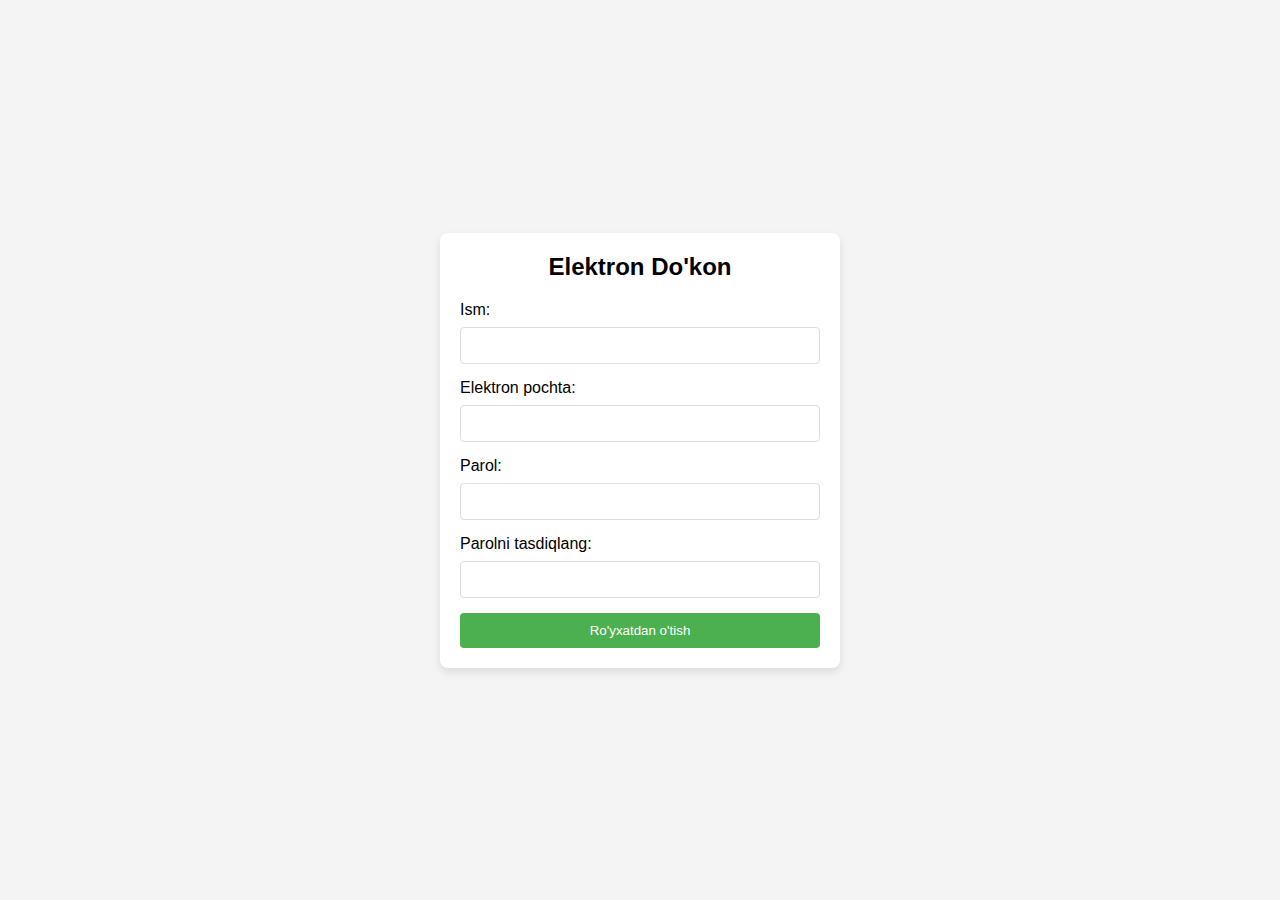
<file: elekreg.html>
<!DOCTYPE html>
<html lang="en">
<head>
  <meta charset="UTF-8">
  <meta name="viewport" content="width=device-width, initial-scale=1.0">
  <title>Registratsiya Formasi</title>
  <link rel="stylesheet" href="elekreg.css">
</head>
<body>
  <div class="container">
    <h2>Elektron Do'kon</h2>
    <form action="" method="post">
      <label for="name">Ism:</label>
      <input type="text" id="name" name="name" required>

      <label for="email">Elektron pochta:</label>
      <input type="email" id="email" name="email" required>

      <label for="password">Parol:</label>
      <input type="password" id="password" name="password" required>

      <label for="confirm-password">Parolni tasdiqlang:</label>
      <input type="password" id="confirm-password" name="confirm-password" required>

      <button type="submit">Ro'yxatdan o'tish</button>
    </form>
  </div>
</body>
</html>
</file>
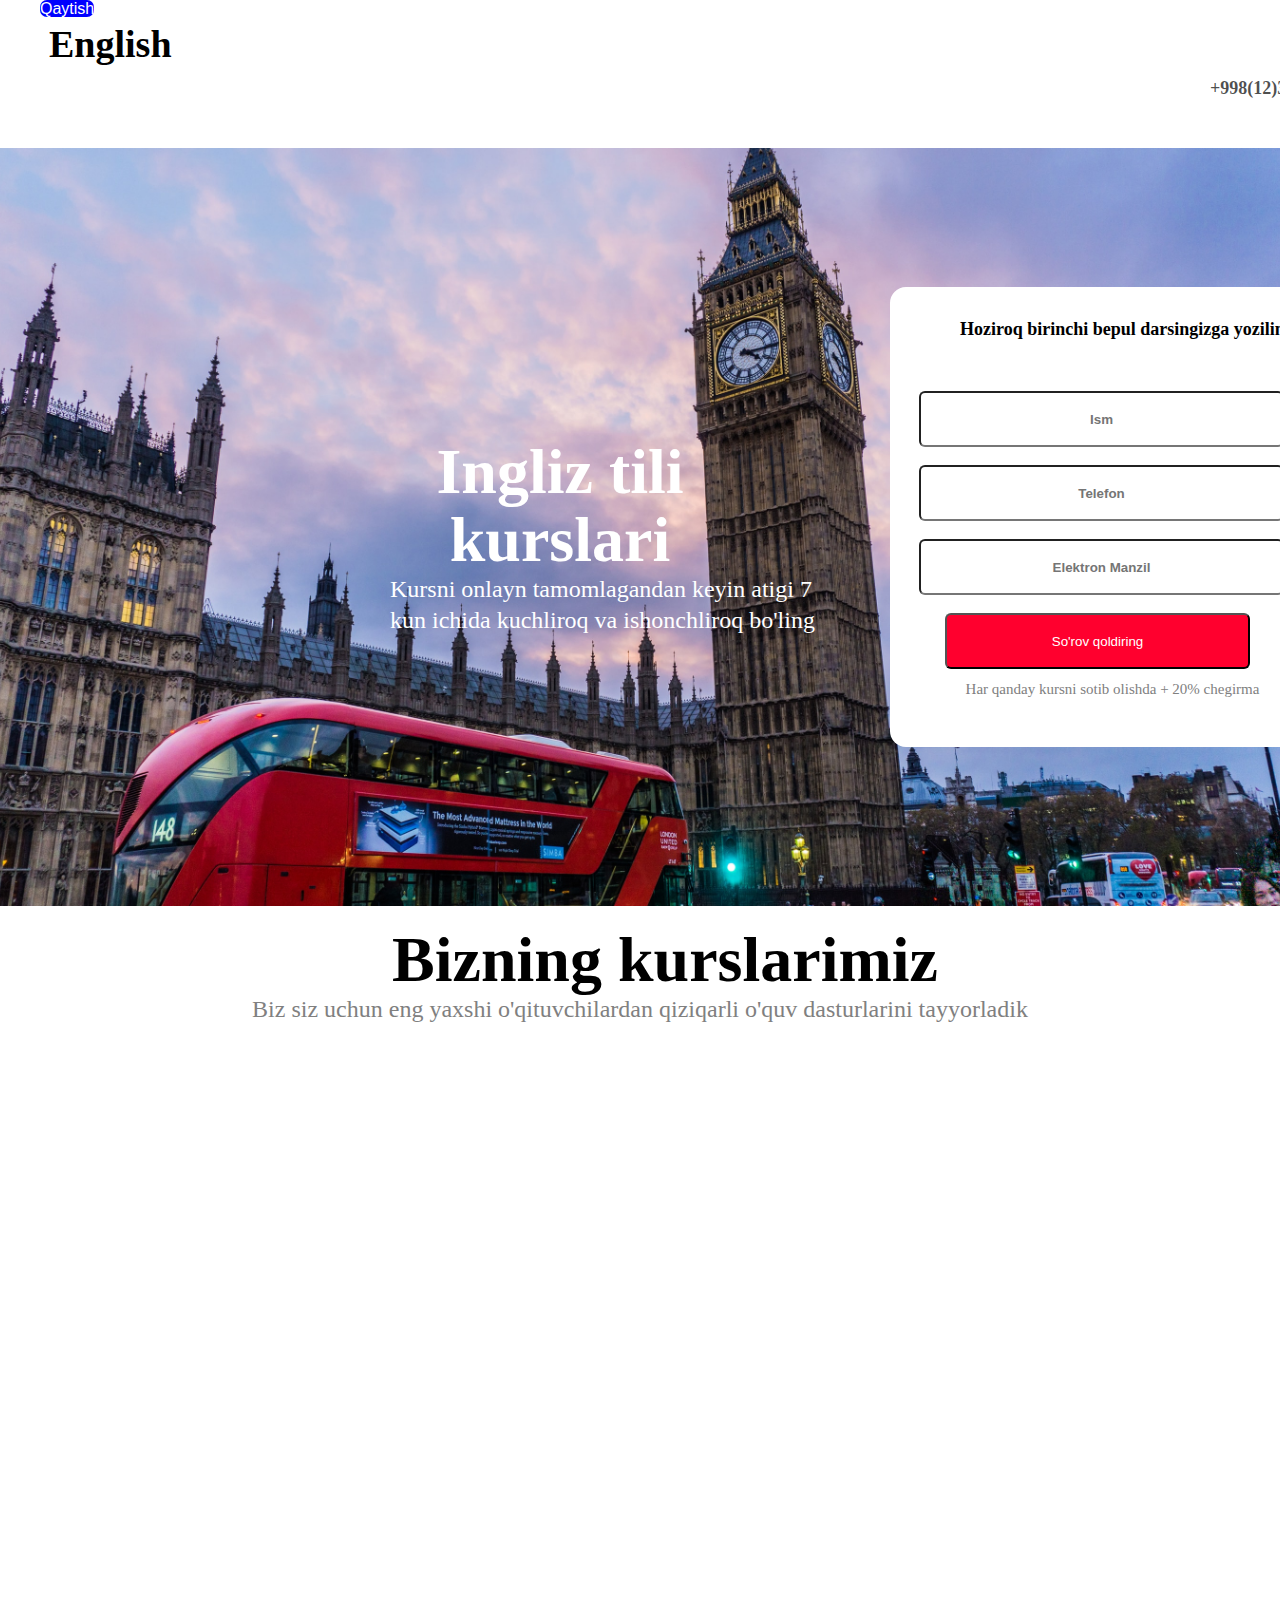
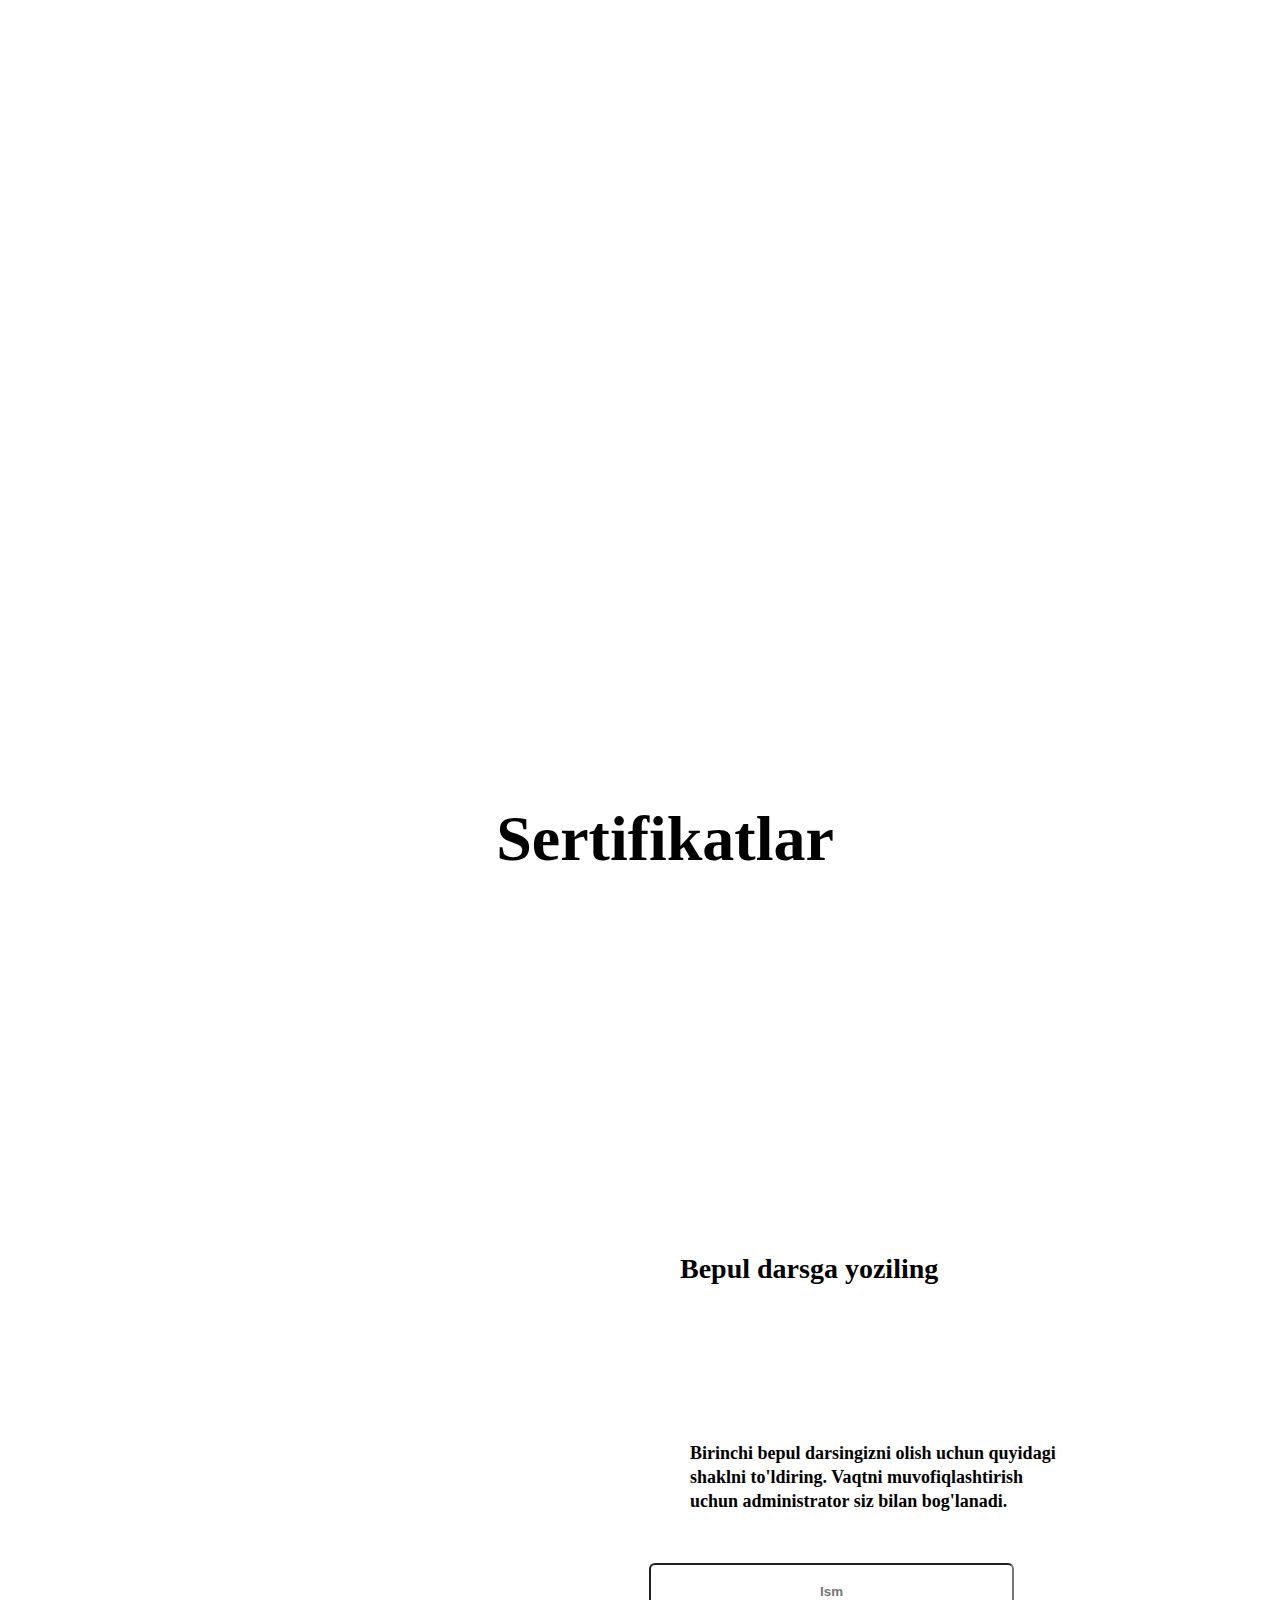
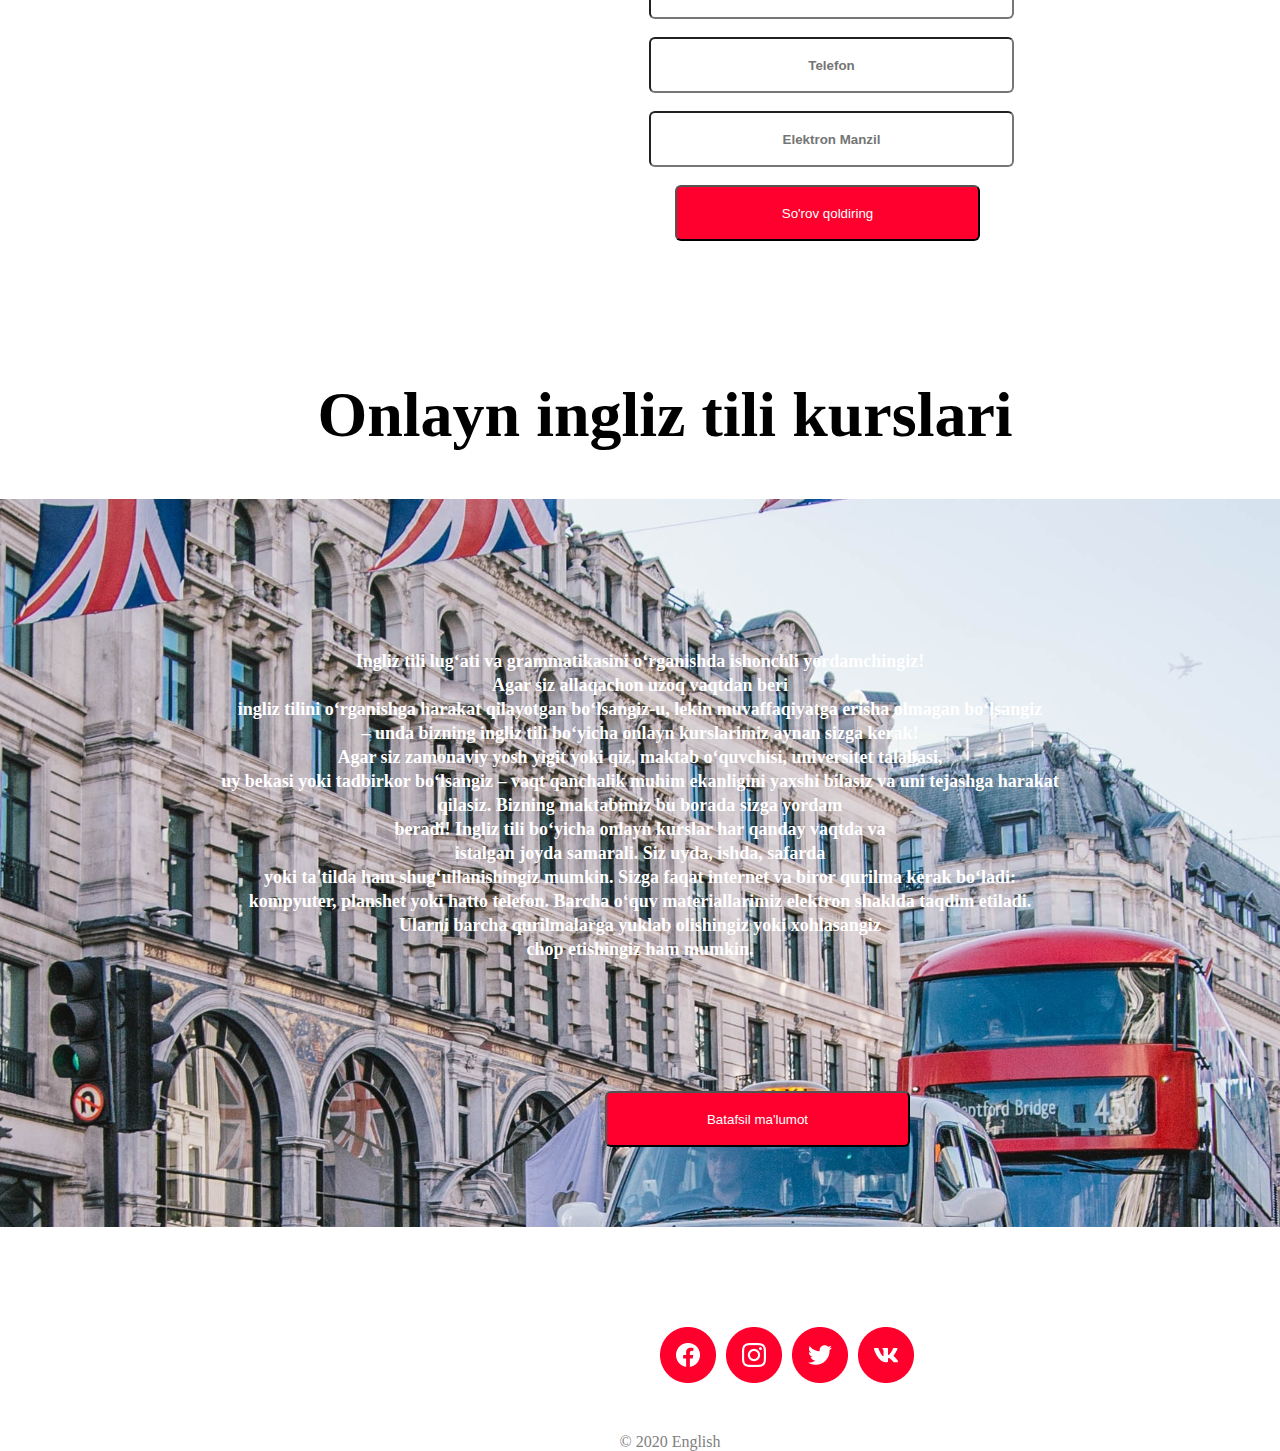
<file: english.html>
<!DOCTYPE html>
<html lang="en">
<head>
    <meta charset="UTF-8">
    <meta name="viewport" content="width=device-width, initial-scale=1.0">
    <title>English</title>
    <link rel="stylesheet" href="english.css">
    <link href="https://unpkg.com/aos@2.3.1/dist/aos.css" rel="stylesheet">
    <script src="https://unpkg.com/aos@2.3.1/dist/aos.js"></script>
</head>
<body>
   <div class="href"><a href="index.html">Qaytish</a></div> 
    <header>
        <div class="container">
        <P class="mavzu">English</P>
        <p class="number">Aloqa Uchun: <br>
            <span>+998(12)345-67-89</span>
        </p>
        <nav>
           <p class="text1">Ingliz tili kurslari</p>
           <p class="text2">Kursni onlayn tamomlagandan keyin atigi 7 kun ichida kuchliroq va ishonchliroq bo'ling</p>
        <div class="input1">
            <p class="text3">Hoziroq birinchi bepul darsingizga yoziling</p>
            <input type="text" placeholder="Ism"><br>
            <input type="text" placeholder="Telefon"><br>
            <input type="text" placeholder="Elektron Manzil"><br>
           <button>So'rov qoldiring</button>
            <p class="text4">Har qanday kursni sotib olishda + 20% chegirma</p>
        </div>
        </nav>
      </div>
    </header>
    <main>
        <h2>Bizning kurslarimiz</h2>
        <p class="text5">Biz siz uchun eng yaxshi o'qituvchilardan qiziqarli o'quv dasturlarini tayyorladik</p>
        <img data-aos="zoom-out-left" class="oquv" src="Frame 36.png" alt="">
        <img data-aos="zoom-in-left" class="des" src="Desktop.png" alt="">
        <h2>Sertifikatlar</h2>
        <img  data-aos="fade-down-right" class="ser" src="Frame 9.png" alt="">
        <div class="input2">
        <div class="text6">
            Bepul darsga yoziling
        </div>
        <div class="input1">
            <div class="text3">Birinchi bepul darsingizni olish uchun quyidagi shaklni to'ldiring. Vaqtni muvofiqlashtirish uchun administrator siz bilan bog'lanadi.</div>
    
        <input type="text" placeholder="Ism"><br>
        <input type="text" placeholder="Telefon"><br>
        <input type="text" placeholder="Elektron Manzil"><br>
       <button>So'rov qoldiring</button>
       </div>
    </div>
    </main>
    <h2>Onlayn ingliz tili kurslari</h2>
    <section>
<p class="text7">Ingliz tili lug‘ati va grammatikasini o‘rganishda ishonchli yordamchingiz! <br> Agar siz allaqachon uzoq vaqtdan beri<br> ingliz tilini o‘rganishga harakat qilayotgan bo‘lsangiz-u, lekin muvaffaqiyatga erisha olmagan bo‘lsangiz <br> – unda bizning ingliz tili bo‘yicha onlayn kurslarimiz aynan sizga kerak!<br>
    Agar siz zamonaviy yosh yigit yoki qiz, maktab o‘quvchisi, universitet talabasi,<br> uy bekasi yoki tadbirkor bo‘lsangiz – vaqt qanchalik muhim ekanligini yaxshi bilasiz va uni tejashga harakat <br>qilasiz. Bizning maktabimiz bu borada sizga yordam<br> beradi! Ingliz tili bo‘yicha onlayn kurslar har qanday vaqtda va<br> istalgan joyda samarali. Siz uyda, ishda, safarda<br> yoki ta'tilda ham shug‘ullanishingiz mumkin. Sizga faqat internet va biror qurilma kerak bo‘ladi:<br> kompyuter, planshet yoki hatto telefon.   
    Barcha o‘quv materiallarimiz elektron shaklda taqdim etiladi. <br>Ularni barcha qurilmalarga yuklab olishingiz yoki xohlasangiz <br>chop etishingiz ham mumkin. </p>
   <button class="button">Batafsil ma'lumot</button>
</section>
<footer>
    <img src="Light.png" alt="">
    <p class="text8">© 2020 English</p>
</footer>
</body>
<script>
    AOS.init();
  </script>
</html>
</file>
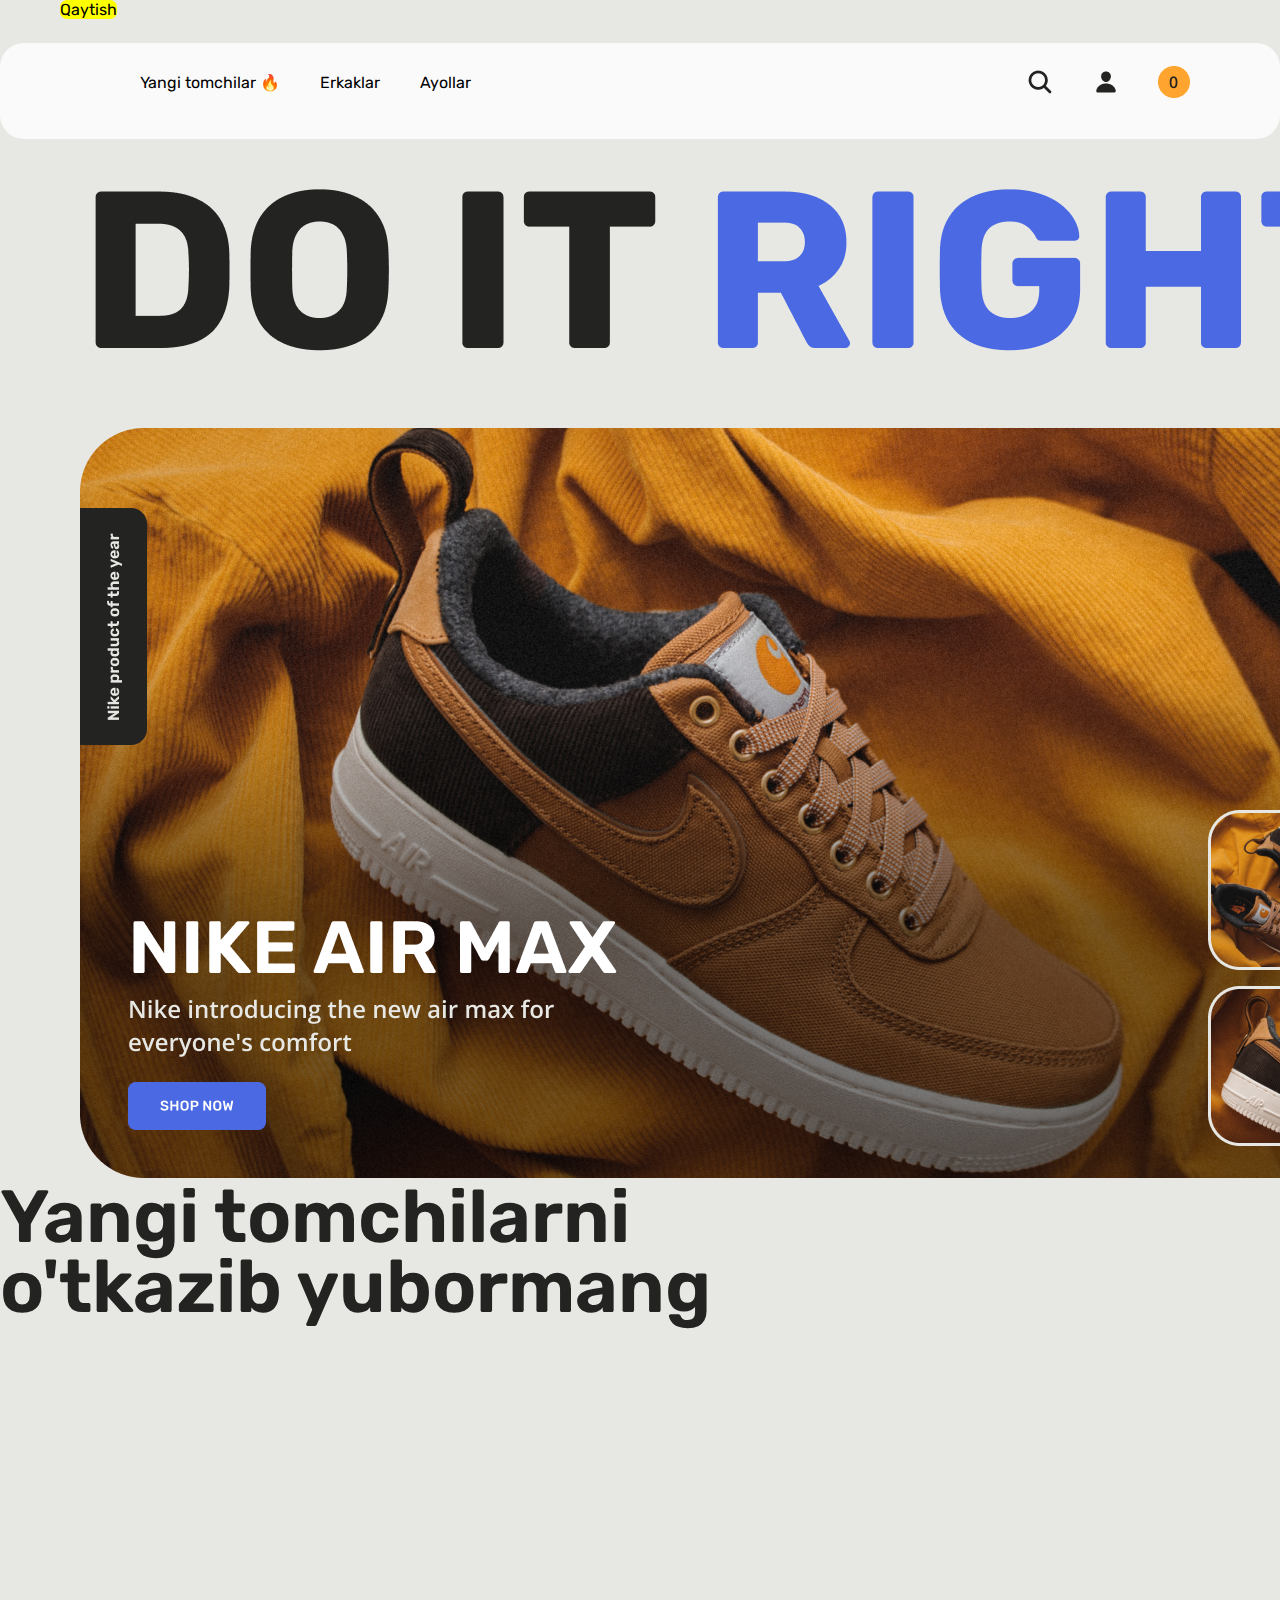
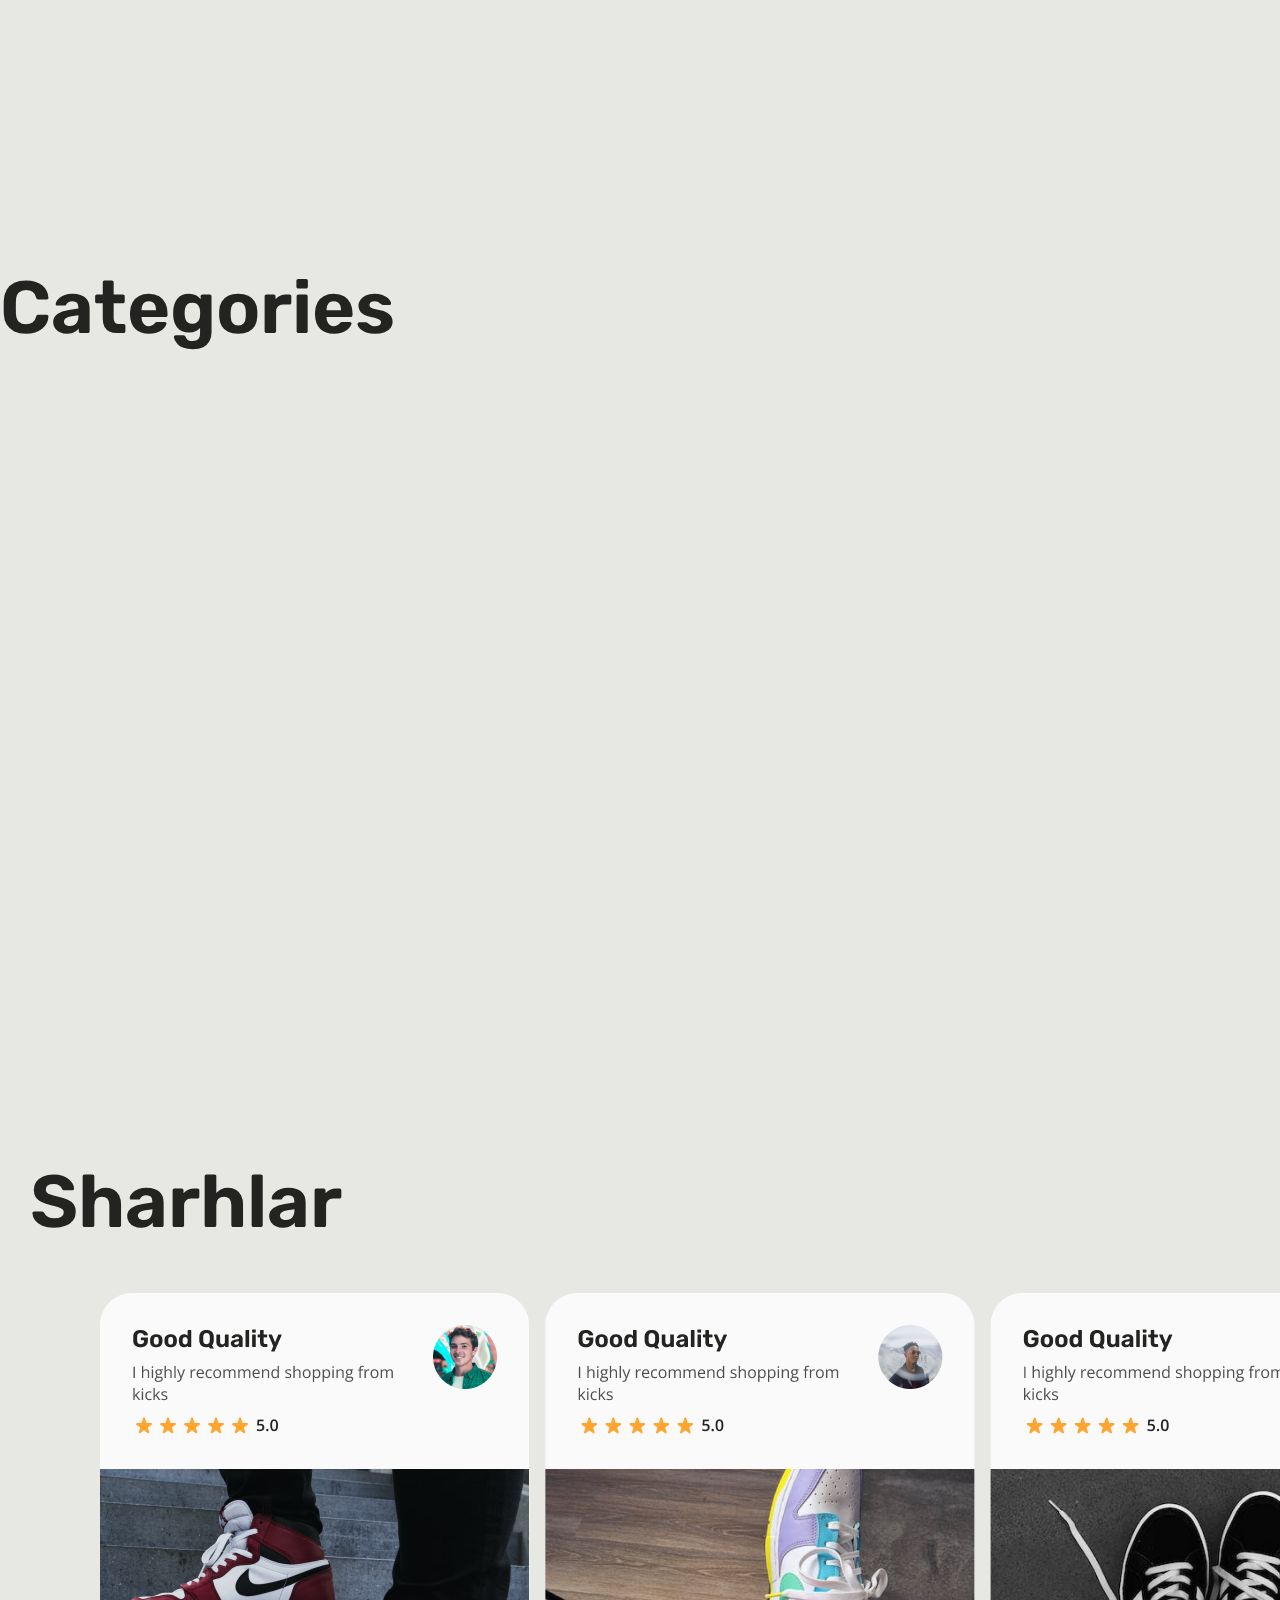
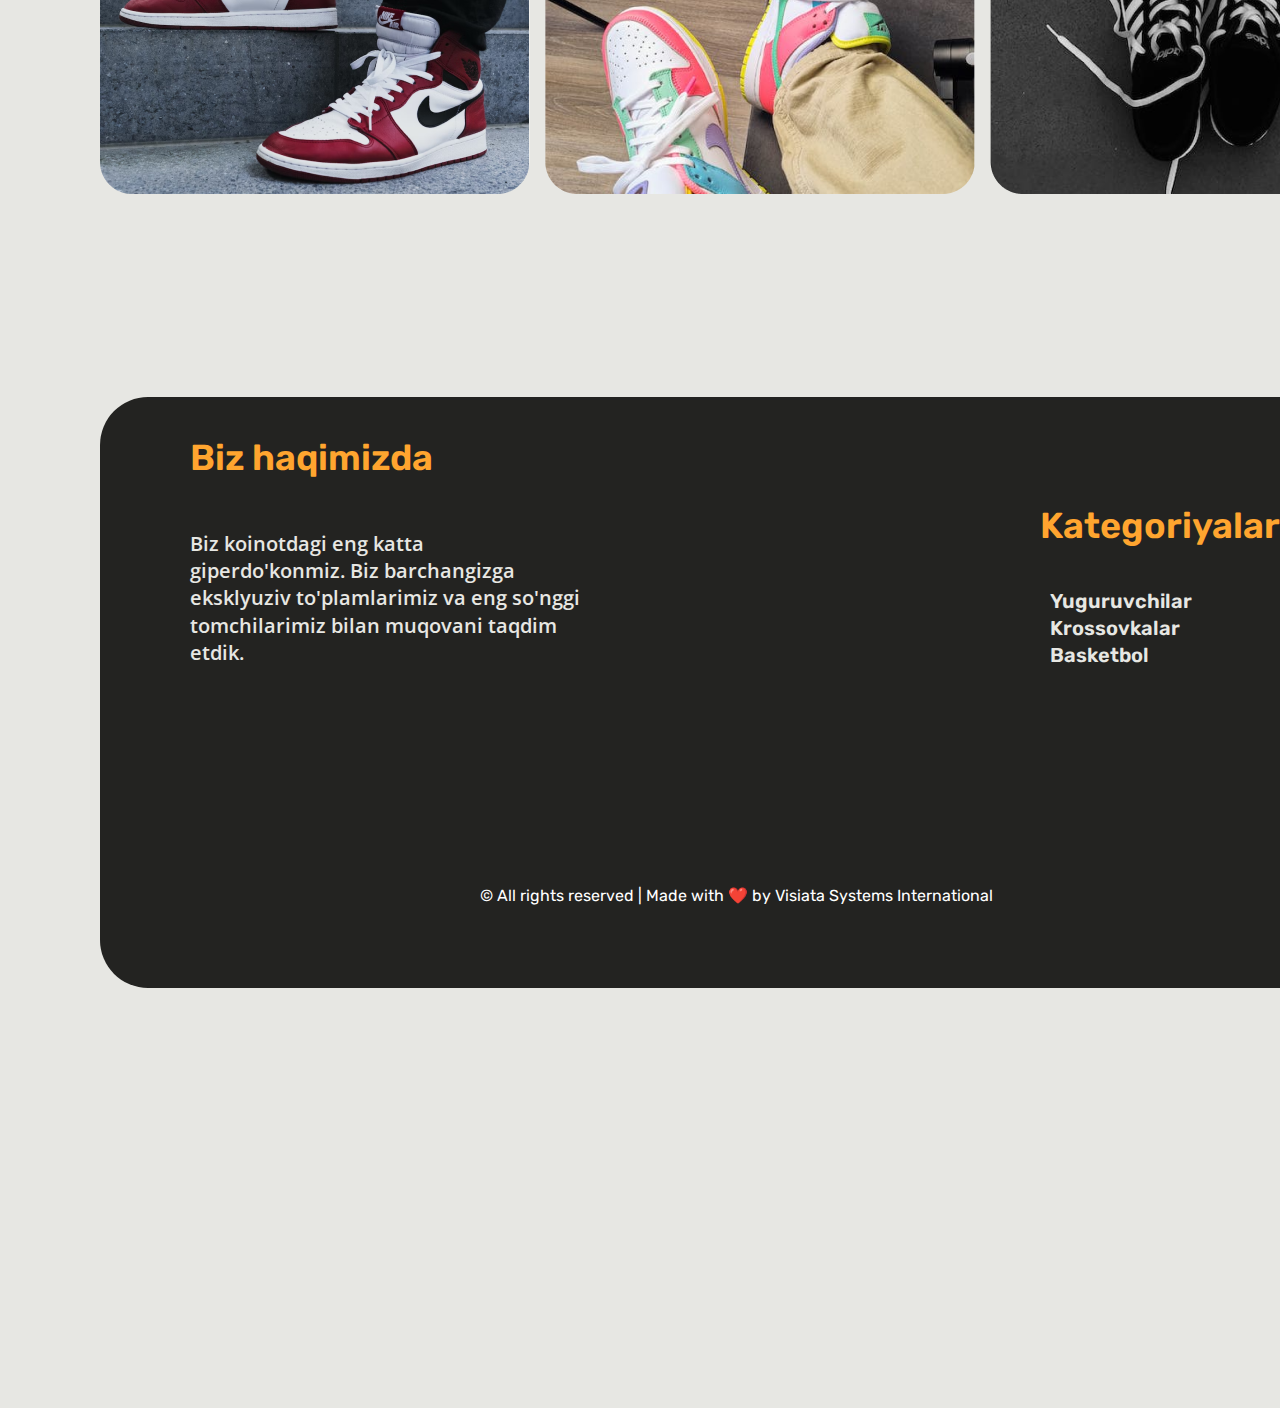
<file: kiyim.html>
<!DOCTYPE html>
<html lang="en">
<head>
    <meta charset="UTF-8">
    <meta name="viewport" content="width=device-width, initial-scale=1.0">
    <title>Document</title>
    <link rel="stylesheet" href="kiyim.css">
    <link rel="preconnect" href="https://fonts.googleapis.com">
<link rel="preconnect" href="https://fonts.gstatic.com" crossorigin>
<link href="https://unpkg.com/aos@2.3.1/dist/aos.css" rel="stylesheet">
<script src="https://unpkg.com/aos@2.3.1/dist/aos.js"></script>
<link href="https://fonts.googleapis.com/css2?family=Funnel+Display:wght@300..800&family=Inter:ital,opsz,wght@0,14..32,100..900;1,14..32,100..900&family=Itim&family=Josefin+Sans:ital,wght@0,100..700;1,100..700&family=Open+Sans:ital,wght@0,300..800;1,300..800&family=Parkinsans:wght@300..800&family=Poppins:ital,wght@0,100;0,200;0,300;0,400;0,500;0,600;0,700;0,800;0,900;1,100;1,200;1,300;1,400;1,500;1,600;1,700;1,800;1,900&family=Roboto:ital,wght@0,100;0,300;0,400;0,500;0,700;0,900;1,100;1,300;1,400;1,500;1,700;1,900&family=Rubik:ital,wght@0,300..900;1,300..900&display=swap" rel="stylesheet">
<link href="https://unpkg.com/aos@2.3.1/dist/aos.css" rel="stylesheet">
</head>
<body>
    <div class="href"><a href="index.html">Qaytish</a></div>
    <header>
        <div class="container">
        <nav>
            <ul class="yangi">
                <li>Yangi tomchilar 🔥</li>
                <li>Erkaklar</li>
                <li>Ayollar</li>
            </ul>
           
            <ul class="pic">
                <li>
                    <a href=""><img src="Search.png" alt=""></a></li>
                <li>
                    <a href="2 qism/index.html"><img src="User.png" alt=""></a></li>
                <li>
                    <a href="3 qism/text.html"><img src="Frame 2.png" alt=""></a></li>
            </ul>
        </nav>
            <img class="img1" src="Frame 12.png" alt="img">
    </div>
 </header>
 <main>
    <p class="drop1">Yangi tomchilarni o'tkazib yubormang</p>
    <div class="block" data-aos="fade-up"
    data-aos-anchor-placement="bottom-bottom">
      
        <div class="box" >
            <img src="Rectangle 5.png" alt="">
            <p class="nomi">ADIDAS 4DFWD X PARLEY YUG'IQ OYTIBOR</p>
            <a href="qism.html"><p class="pul"><span class="spantwo">Mahsulotni ko'rish -  </span> <span class="spanone"> $125</span></p></a>
        </div>
        <div class="box">
            <img src="Rectangle 5 (1).png" alt="">
            <p class="nomi">ADIDAS 4DFWD X PARLEY RUNNING SHOES</p>
            <a href="qism2.html"><p class="pul"><span class="spantwo">Mahsulotni ko'rish -  </span> <span class="spanone"> $105</span></p></a>
        </div>
        <div class="box">
            <img src="Rectangle 5 (2).png" alt="">
            <p class="nomi">ADIDAS 4DFWD X PARLEY YUG'IQ OYTIBOR</p>
            <a href="qism3.html">  <p class="pul"><span class="spantwo">Mahsulotni ko'rish -  </span> <span class="spanone"> $205</span></p></a>
        </div>
        <div class="box">
           
            <img src="Rectangle 5 (3).png" alt="">
            <p class="nomi">ADIDAS 4DFWD X PARLEY YUG'IQ OYTIBOR</p>
            <a href="qism4.html"><p class="pul"><span class="spantwo">Mahsulotni ko'rish - </span> <span class="spanone"> $150</span></p></a>
        </div>
    </div>
    
 </main>
 <section>
    <h2 class="drop2">Categories</h2>
    <div class="imges" data-aos="fade-zoom-in"
    data-aos-easing="ease-in-back"
    data-aos-delay="300"
    data-aos-offset="0">
    <img src="image 31.png" alt="">
    <p class="text1">Hayot tarzi <br>
        Oyoq kiyimlari</p>
        <img class="style" src="style_layer.png" alt="">
</div>
<div class="imges1" data-aos="fade-zoom-in"
data-aos-easing="ease-in-back"
data-aos-delay="300"
data-aos-offset="0">
    <img class="image1" src="image_31__1_-removebg-preview.png" alt="">
    <p class="text1">Basketbol<br>
        Oyoq kiyimlari
    </p>
        <img class="style" src="style_layer.png" alt="">
</div>
<img class="image2" src="Frame 1448 (1).png" alt="">
<h2 class="drop">Sharhlar</h2>
<div class="footer">
    <p class="drop4">Biz haqimizda</p>
    <p class="text3">Biz koinotdagi eng katta giperdo'konmiz. Biz barchangizga eksklyuziv to'plamlarimiz va eng so'nggi tomchilarimiz bilan muqovani taqdim etdik.</p>
<p class="made">© All rights reserved | Made with ❤️ by Visiata Systems International</p>
<p class="drop5">Kategoriyalar</p>
<ul class="snikers">
    
    <li>Yuguruvchilar</li>
    <li>Krossovkalar</li>
    <li>Basketbol</li>
</ul>
</div>
 </section>
 
</body>
<script>
    AOS.init();
  </script>
</html>
</file>
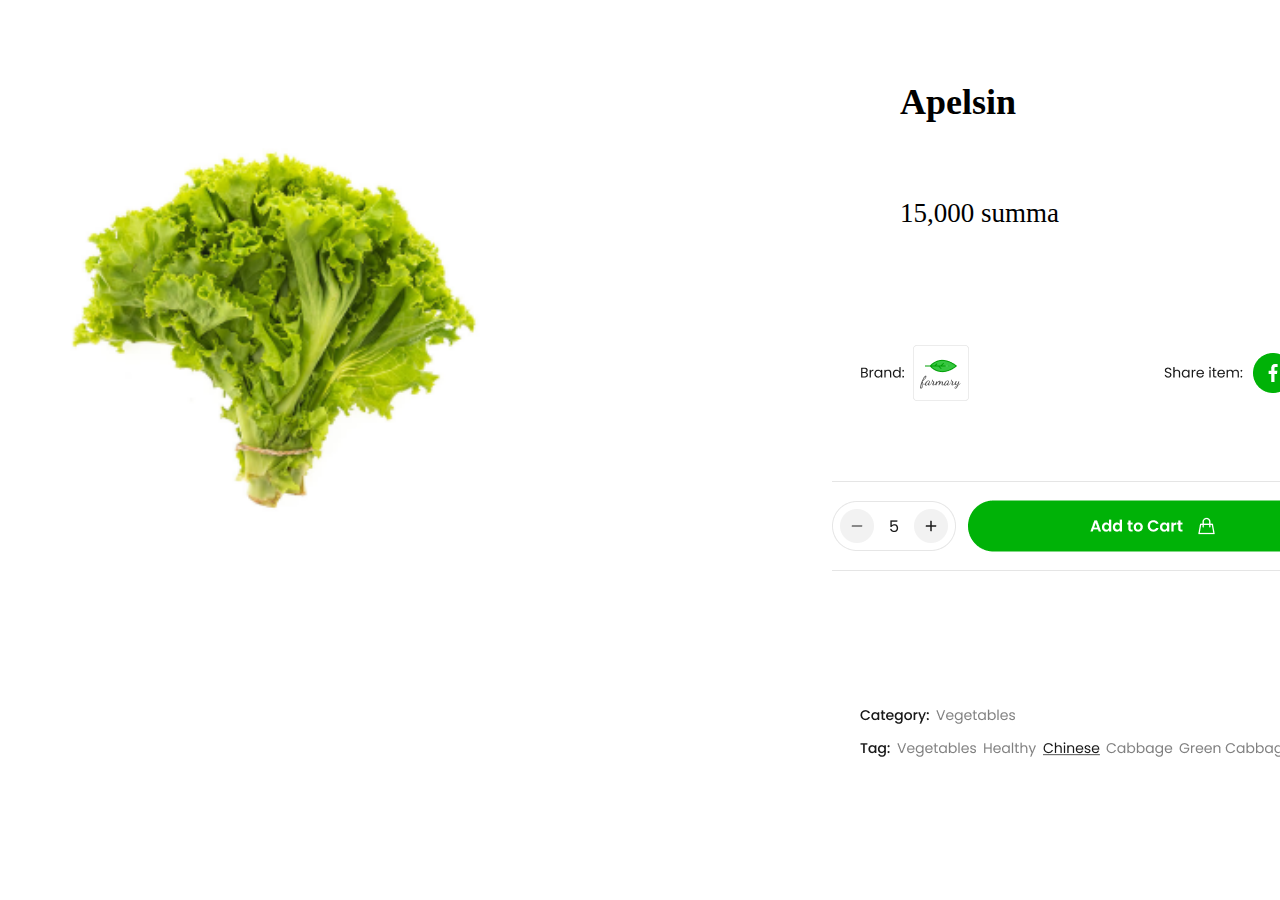
<file: mahsulot.html>
<!DOCTYPE html>
<html lang="en">
<head>
    <meta charset="UTF-8">
    <meta name="viewport" content="width=device-width, initial-scale=1.0">
    <title>Document</title>
    <link rel="stylesheet" href="mahsulot.css">
</head>
<body>
    <div class="container">
        <img class="logo" src="Image (1).png" alt="" width="450px">
        <p class="nomi">Apelsin</p>
        <p class="narxi">15,000 summa</p>
        <img class="brand" src="Frame 222.png" alt="">
        <img src="CTA.png" alt="" class="cta">
        <img src="Small Details.png" alt="" class="cate">
        
    </div>
</body>
</html>
</file>
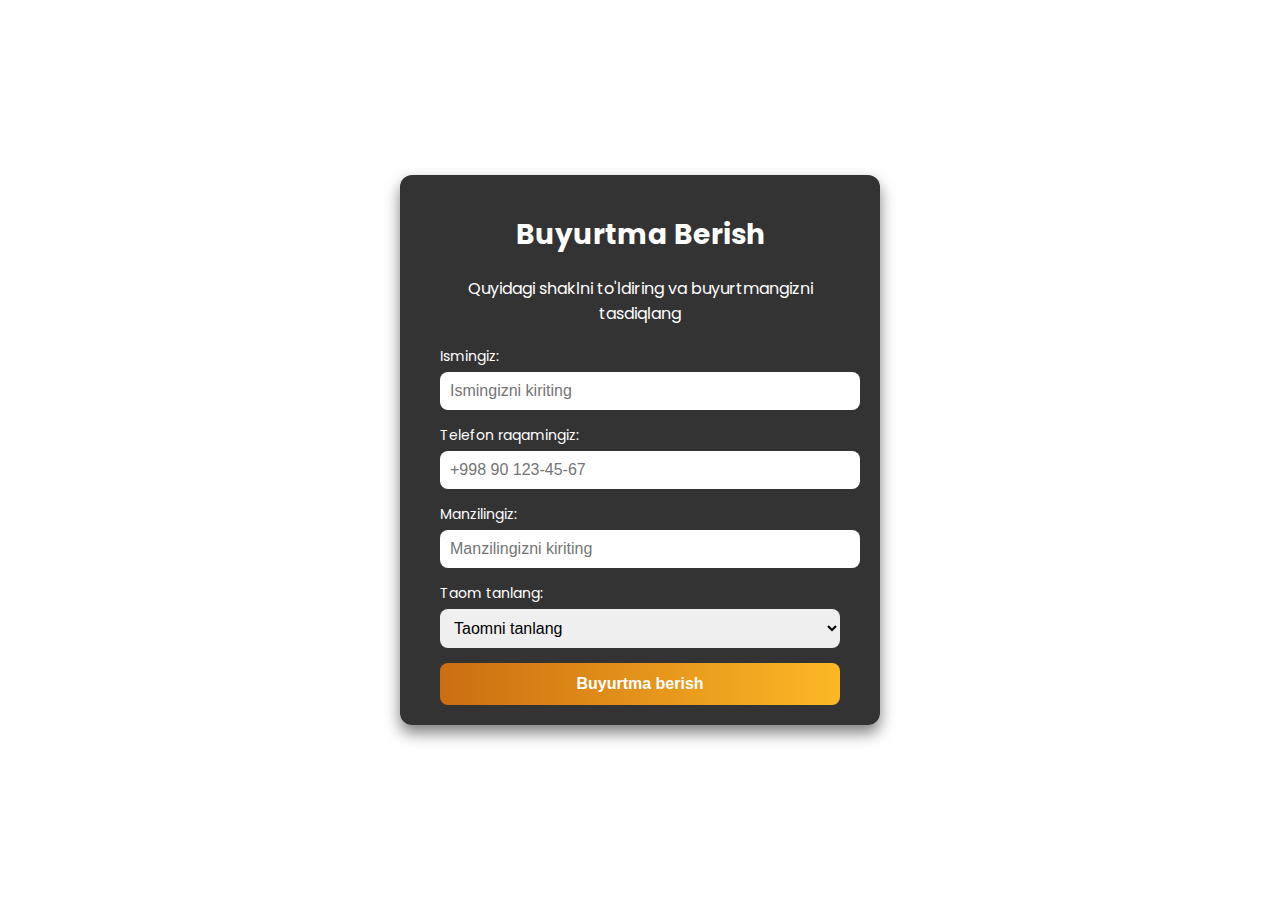
<file: oreder.html>
<!DOCTYPE html>
<html lang="en">
<head>
  <meta charset="UTF-8">
  <meta name="viewport" content="width=device-width, initial-scale=1.0">
  <title>Buyurtma Berish</title>
  <link rel="stylesheet" href="">
  <link href="https://fonts.googleapis.com/css2?family=Poppins:wght@400;500;700&display=swap" rel="stylesheet">
</head>
<body>
  <div class="order-container">
    <h1>Buyurtma Berish</h1>
    <p>Quyidagi shaklni to'ldiring va buyurtmangizni tasdiqlang</p>
    <form>
      <div class="form-group">
        <label for="name">Ismingiz:</label>
        <input type="text" id="name" name="name" placeholder="Ismingizni kiriting" required>
      </div>
      <div class="form-group">
        <label for="phone">Telefon raqamingiz:</label>
        <input type="tel" id="phone" name="phone" placeholder="+998 90 123-45-67" required>
      </div>
      <div class="form-group">
        <label for="address">Manzilingiz:</label>
        <input type="text" id="address" name="address" placeholder="Manzilingizni kiriting" required>
      </div>
      <div class="form-group">
        <label for="food">Taom tanlang:</label>
        <select id="food" name="food" required>
          <option value="" disabled selected>Taomni tanlang</option>
          <option value="salad">Salat</option>
          <option value="pizza">Pizza</option>
          <option value="soup">Sho'rva</option>
          <option value="dessert">Desert</option>
        </select>
      </div>
      <button type="submit" class="submit-btn">Buyurtma berish</button>
    </form>
  </div>
  <style>
    body {
  margin: 0;
  font-family: 'Poppins', sans-serif;
  background: rgba(255, 255, 255, 0.95); 
  display: flex;
  justify-content: center;
  align-items: center;
  height: 100vh;
  color: #fff;
}

.order-container {
  background: rgba(0, 0, 0, 0.8);
  padding: 20px 40px;
  border-radius: 12px;
  width: 400px;
  box-shadow: 0 8px 15px rgba(0, 0, 0, 0.5);
  text-align: center;
}

.order-container h1 {
  margin-bottom: 20px;
  font-size: 28px;
  font-weight: 700;
}

.order-container p {
  margin-bottom: 20px;
  font-size: 16px;
  font-weight: 400;
}

.form-group {
  margin-bottom: 15px;
  text-align: left;
}

.form-group label {
  font-size: 14px;
  margin-bottom: 5px;
  display: block;
}

.form-group input,
.form-group select {
  width: 100%;
  padding: 10px;
  border: none;
  border-radius: 8px;
  font-size: 16px;
}

.form-group input:focus,
.form-group select:focus {
  outline: none;
  border: 2px solid #2575fc;
}

.submit-btn {
  width: 100%;
  padding: 12px;
  border: none;
  border-radius: 8px;
  background: linear-gradient(to right, #cb6e11, #fcb825);
  color: #fff;
  font-size: 16px;
  font-weight: bold;
  cursor: pointer;
  transition:0.3s;
}

.submit-btn:hover {
  background: linear-gradient(to right, #2575fc, #6a11cb);
}

  </style>
</body>
</html>
</file>
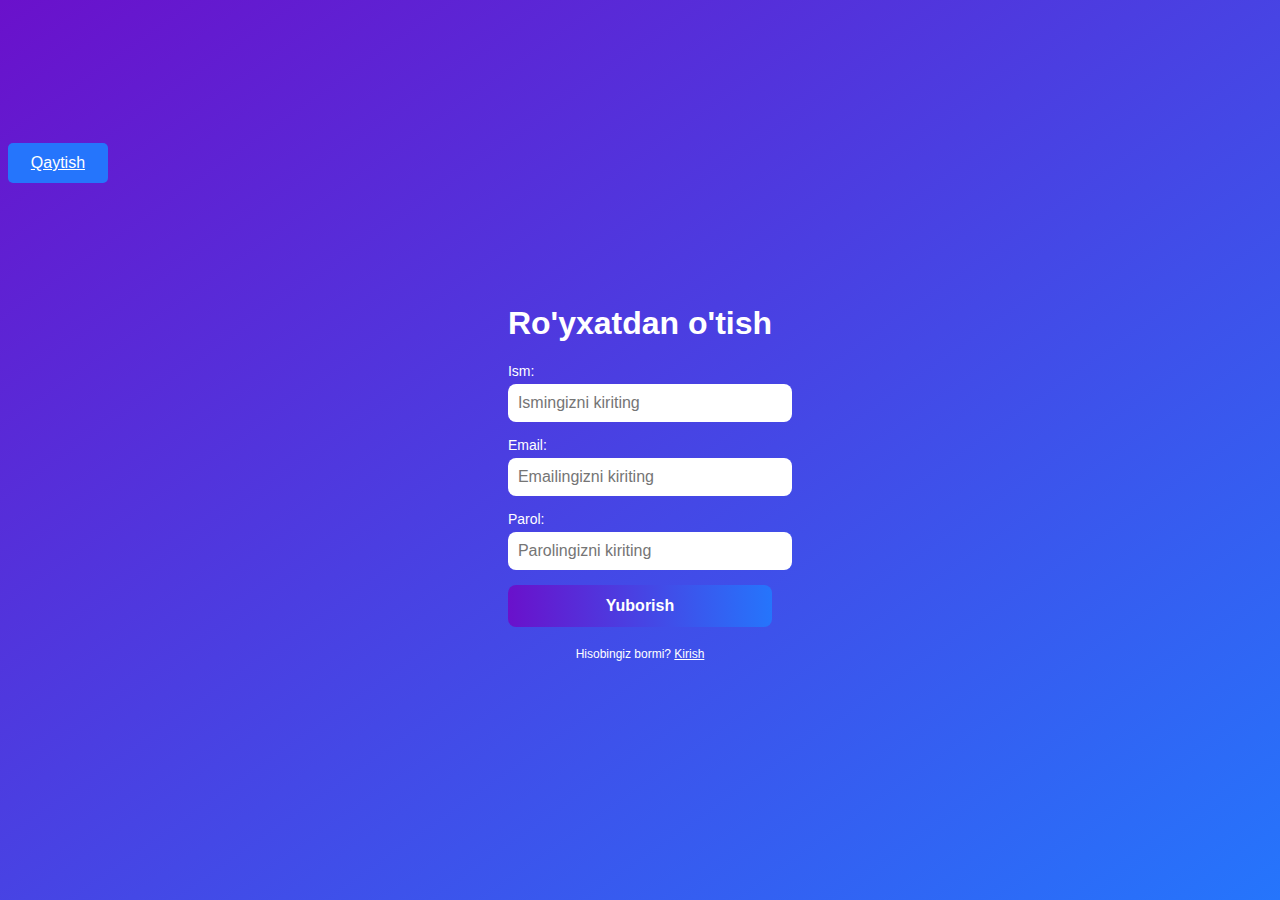
<file: sign.html>
<!DOCTYPE html>
<html lang="en">
<head>
    <meta charset="UTF-8">
    <meta name="viewport" content="width=device-width, initial-scale=1.0">
    <title>Document</title>
    <link rel="stylesheet" href="sign.css">
</head>
<body>
    <div class="container">
   <p class="qay"><a href="index.html"> Qaytish</a></p>
        <div class="regestrition">
         
            <h1>Ro'yxatdan o'tish</h1>
            <form>
              <div class="form-group">
                <label for="name">Ism:</label>
                <input type="text" id="name" name="name" placeholder="Ismingizni kiriting">
              </div>
              <div class="form-group">
                <label for="email">Email:</label>
                <input type="email" id="email" name="email" placeholder="Emailingizni kiriting">
              </div>
              <div class="form-group">
                <label for="password">Parol:</label>
                <input type="password" id="password" name="password" placeholder="Parolingizni kiriting">
              </div>
              <button type="submit" class="submit-btn">Yuborish</button>
            </form>
            <div class="footer">
              <p>Hisobingiz bormi? <a href="#">Kirish</a></p>
            </div>
          </div>
               
        </div>
    </div>
    
</body>
</html>
</file>
<file: elekreg.css>
* {
    margin: 0;
    padding: 0;
    box-sizing: border-box;
  }
  
  body {
    font-family: Arial, sans-serif;
    background-color: #f4f4f4;
    display: flex;
    justify-content: center;
    align-items: center;
    height: 100vh;
  }
  
  .container {
    background-color: white;
    padding: 20px;
    border-radius: 8px;
    box-shadow: 0 4px 8px rgba(0, 0, 0, 0.1);
    width: 100%;
    max-width: 400px;
  }
  
  h2 {
    text-align: center;
    margin-bottom: 20px;
  }
  
  label {
    display: block;
    margin-bottom: 8px;
  }
  
  input {
    width: 100%;
    padding: 10px;
    margin-bottom: 15px;
    border: 1px solid #ddd;
    border-radius: 4px;
  }
  
  button {
    width: 100%;
    padding: 10px;
    background-color: #4CAF50;
    color: white;
    border: none;
    border-radius: 4px;
    cursor: pointer;
  }
  
  button:hover {
    background-color: #45a049;
  }
</file>
<file: english.css>
*{
    margin: 0;
    padding: 0;
    box-sizing: border-box;
    text-decoration: none;
    list-style: none;
}
nav{
    background: url(image\ \(14\).png) no-repeat center/cover;
    height: 758px;
}
.mavzu{
font-family: Stem;
font-size: 38px;
font-weight: 700;
line-height: 32px;
text-align: left;
text-underline-position: from-font;
text-decoration-skip-ink: none;
margin-top: 10px;
margin-left: 49px;
}
.number{
    margin-left: 1300px;
    margin-top: -20px;
font-family: Stem;
font-size: 13px;
font-weight: 700;
line-height: 18px;
text-underline-position: from-font;
text-decoration-skip-ink: none;
color: #000000B2;
}
.number span{
    font-family: Stem;
    font-size: 18px;
    font-weight: 600;
    line-height: 24px;
   margin-left: -90px;
    text-underline-position: from-font;
    text-decoration-skip-ink: none;   
}
.text1{
font-family: Stem;
font-size: 64px;
font-weight: 700;
line-height: 68px;
text-align: center;
text-underline-position: from-font;
text-decoration-skip-ink: none;
width: 480px;
height: 136px;
color: white;
position: relative;
top: 290px;
left: 320px;
}
.text2{
 color: white;
font-family: Stem;
font-size: 24px;
font-weight: 500;
line-height: 31.2px;
text-align: left;
text-underline-position: from-font;
text-decoration-skip-ink: none;
width: 445px;
height: 93px;
position: relative;
top: 290px;
left: 390px;

}
.input1{
    width: 445px;
height: 460px;
border-radius: 16px;
background-color: white;
position: relative;
top: -90px;
left: 890px;
}
.text3{
  
font-family: Stem;
font-size: 18px;
font-weight: 700;
line-height: 24px;
text-align: left;
text-underline-position: from-font;
text-decoration-skip-ink: none;
position: relative;
top: 30px;
margin-left: 70px;
}
.input1 input{
    position: relative;
    top: 80px;
    left: 29px;
    width: 365px;
height: 56px;
border-radius: 6px;
gap: 12px;
display: flex;
text-align: center;
color: #4e4e4e33;
font-weight: 600;
}
button{
    width: 305px;
height: 56px;
border-radius: 6px;
opacity: 0px;
background-color: #FF002E;
font-weight: 700px;
color: white;
text-align: center;
position: relative;
top: 80px;
left: 55px;
}
.text4{
  color: grey;
  position: relative;
  top: 90px;
font-family: Stem;
font-size: 15px;
font-weight: 500;
line-height: 20px;
text-align: center;
text-underline-position: from-font;
text-decoration-skip-ink: none;
}

h2{
    margin-top: 20px;
    margin-left: 50px;
font-family: Stem;
font-size: 64px;
font-weight: 800;
line-height: 68px;
text-align: center;
text-underline-position: from-font;
text-decoration-skip-ink: none;

}
.text5{
   color: grey;
font-family: Stem;
font-size: 24px;
font-weight: 500;
line-height: 31.2px;
text-align: center;
text-underline-position: from-font;
text-decoration-skip-ink: none;

}
.oquv{
    margin-left: 200px;
    margin-top: 50px;
}
.des{
    margin-left: 40px;
}
.ser{
    margin-left: 200px;
    margin-top: 50px;
}
.engi{
    margin-left: 00px;
    margin-top: 50px;
    width: 100%;
  


}
.input2{
    background: url(https://ygo-assets-websites-editorial-emea.yougov.net/images/Englishness_illustrative.original.png) no-repeat center/cover;

}
.text6{
    color: black;
    
    font-family: Stem;
    font-size: 28px;
    font-weight: 900;
    line-height: 24px;
    text-align: left;
    text-underline-position: from-font;
    text-decoration-skip-ink: none;
    position: relative;
    top: 30px;
    margin-left: 680px;
}
.input2 .input1{
    margin-top: 250px;
    margin-left: -270px;
}
section{
    background: url(image.svg) no-repeat center/cover;
    height: 728px;
    margin-top: 50px;
    
}
.text7{
  position: relative;
  top: 150px;
font-family: "Gilroy";
font-size: 18px;
font-weight: 900;
line-height: 24px;
text-align: center;
text-underline-position: from-font;
text-decoration-skip-ink: none;
color: rgb(255, 255, 255);
}
.button{
    width: 305px;
    height: 56px;
    border-radius: 6px;
    opacity: 0px;
    background-color: #FF002E;
    font-weight: 700px;
    color: white;
    text-align: center;
    position: relative;
    top: 280px;
    left: 605px;

}
footer img{
    display: flex;
    justify-content: center;
    align-items: center;
    margin-top: 100px;
    margin-left: 660px;
}
.text8{
    display: flex;
    justify-content: center;
    align-items: center;
    margin-top: 50px;
    margin-left: 60px;
    color: grey;
}
a{
    margin-left: 30px;
    margin-top: 5px;
    font-family: 'Gill Sans', 'Gill Sans MT', Calibri, 'Trebuchet MS', sans-serif;
}
.href a{
width: 300px;
height: 40px;
background-color: blue;
color: white;
margin-left: 40px;
margin-top: 10px;
border-radius: 7px;
}
</file>
<file: kiyim.css>
body{
    background-color:  #E7E7E3;
}
*{
    margin: 0;
    padding: 0;
    box-sizing: border-box;
    text-decoration: none;
    list-style: none;
    font-family: "Rubik", sans-serif;
}
.yangi{
    display: flex;
    justify-content: start;
    align-items: center;
    gap: 40px;
    margin-left: 140px;
    margin-top: 54px;
    position: relative;
    top: 30px;
}
nav{
    width: 100%;
height: 96px;
border-radius: 24px;
background-color: #FAFAFA;
margin-top: -30px;
}
.logo{
    margin-left: 670px;
}
.pic{
    display: flex;
    justify-content: end;
    align-items: center;
    gap: 40px;
   position: relative;
   left: -90px;
   top: 4px;
}
.img1{
    margin-left: 80px;
}
.box{
    
    width: 310px;
    height: 450px;
   
}
.box img{
    border: 5px solid white; 
    border-radius: 20px;
}
.nomi{
    font-family: Rubik;
    font-size: 24px;
    font-weight: 600;
    line-height: 28.44px;
    text-align: left;
    text-underline-position: from-font;
    text-decoration-skip-ink: none;
    color: #232321;
}
.pul{
    width: 308px;
height: 48px;
color: white;
gap: 4px;
border-radius: 8px;
background-color: #232321;

}
.spantwo{
    font-family: Rubik;
font-size: 14px;
font-weight: 500;
line-height: 16.59px;
letter-spacing: 0.25px;
text-align: center;
text-underline-position: from-font;
text-decoration-skip-ink: none; 
position: relative;
top: 13px;
left: 50px;
}
.spanone{
    color: #FFA52F;
    position: relative;
    top: 16px;
    font-family: Rubik;
font-size: 14px;
font-weight: 500;
line-height: 16.59px;
letter-spacing: 0.25px;
text-align: left;
text-underline-position: from-font;
text-decoration-skip-ink: none;

    left: 70px;
}
.block{
    display: flex;
    justify-content: space-evenly;
    align-items: center;
    margin-top: 90px;
}
.drop{
    width: 789px;
    font-family: Rubik;
font-size: 74px;
font-weight: 600;
line-height: 70.3px;
text-align: left;
text-underline-position: from-font;
text-decoration-skip-ink: none;
color: #232321;
margin-top: 29px;
margin-left: 30px;
position: relative;
top: 700px;
}
.drop1{
    width: 789px;
    font-family: Rubik;
font-size: 74px;
font-weight: 600;
line-height: 70.3px;
text-align: left;
text-underline-position: from-font;
text-decoration-skip-ink: none;
color: #232321;
position: relative;

}
.drop2{
    width: 789px;
    font-family: Rubik;
font-size: 74px;
font-weight: 600;
line-height: 70.3px;
text-align: left;
text-underline-position: from-font;
text-decoration-skip-ink: none;
color: #232321;
position: relative;
top: 10px;
}
.imges{
background-color: #ECEEF0;
width: 600px;
height: 730px;
border-radius: 14px;
opacity: 0px;
font-family: Rubik;
font-size: 36px;
font-weight: 600;
line-height: 42.66px;
text-align: center;
text-underline-position: from-font;
text-decoration-skip-ink: none;
color: #232321;
margin-top: 20px;
margin-left: 100px;
}
.style{
    position: relative;
    left: 225px;
    top: -30px;
}
.imges1{
    background-color: #ECEEF0;
width: 600px;
height: 730px;
border-radius: 14px;
opacity: 0px;
font-family: Rubik;
font-size: 36px;
font-weight: 600;
line-height: 42.66px;
text-align: center;
text-underline-position: from-font;
text-decoration-skip-ink: none;
color: #232321;
position: relative;
top: -730px;
left: 800px;
}
.image2{
    position: relative;
    top: -520px;
    left: 100px;
}
.drop{
    position: relative;
    top: -1180px;
}
.footer{
    width: 1320px;
height: 591px;
background-color: #232321;
border-radius: 48px;
opacity: 0px;
position: relative;
top: -420px;
left: 100px;

}
.drop4{
 color: #FFA52F;
font-family: Rubik;
font-size: 36px;
font-weight: 600;
line-height: 42.66px;
text-align: left;
text-underline-position: from-font;
text-decoration-skip-ink: none;
margin-left: 90px;
position: relative;
top: 40px;
}
.text3{
  color: #E7E7E3;
font-family: Open Sans;
font-size: 20px;
font-weight: 600;
line-height: 27.24px;
text-align: left;
text-underline-position: from-font;
text-decoration-skip-ink: none;
width: 390px;
margin-left: 90px;
margin-top: 90px;
}
.made{
    margin-top: 220px;
    margin-left: 380px;
    color: white;
}
.drop5{
    color: #FFA52F;
font-family: Rubik;
font-size: 36px;
font-weight: 600;
line-height: 42.66px;
text-align: left;
text-underline-position: from-font;
text-decoration-skip-ink: none;
margin-left: 90px;
position: relative;
top: -400px;
left: 850px;
}
.snikers{
    position: relative;
    top: -360px;
    left: 950px;
    gap: 20px;
font-family: Open Sans;
font-size: 20px;
font-weight: 600;
line-height: 27.24px;
text-align: left;
text-underline-position: from-font;
text-decoration-skip-ink: none;
color: #E7E7E3;
}

.href a{
    width: 100px;
    height: 30px;
    border-radius: 7px;
    margin-left:  60px;
    margin-top: 5px;
    color: black;
    background-color: yellow;
}
</file>
<file: mahsulot.css>
*{
    margin: 0;
    padding: 0;
    box-sizing: border-box;
    text-decoration: none;
    list-style: none;
}
.logo{
    margin-left: 50px;
    margin-top: 120px;
}
.nomi{
    position: relative;
    left: 900px;
    top: -450px;
font-family: Poppins;
font-size: 36px;
font-weight: 600;
line-height: 43.2px;
text-align: left;
text-underline-position: from-font;
text-decoration-skip-ink: none;

}
.narxi{
    position: relative;
    left: 900px;
    top: -380px;
font-family: Poppins;
font-size: 27px;
font-weight: 500;
line-height: 36px;
text-align: left;
text-underline-position: from-font;
text-decoration-skip-ink: none;

}
.brand{
    position: relative;
    left: 860px;
    top: -300px;
}
.cta{
    position: relative;
    left: 260px;
    top: -130px;
}
.cate{
    position: relative;
    left: 860px;
}
</file>
<file: sign.css>
.qay{
    position: relative;
    left: -500px;
    top: -100px;
    width: 100px;
    display: flex;
    justify-content: center;
    align-items: center;
    height: 40px;
    background-color:  #2575fc;
    border-radius: 5px;
}
.qay a{
    color: white;
}
body {
    margin: 0;
    font-family: Arial, sans-serif;
    background: linear-gradient(to bottom right, #6a11cb, #2575fc), url('https://source.unsplash.com/random/1920x1080');
    background-size: cover;
    background-position: center;
    height: 100vh;
    display: flex;
    justify-content: center;
    align-items: center;
    color: #fff;
  }

  .registration-container {
    background: rgba(0, 0, 0, 0.7);
    padding: 20px 40px;
    border-radius: 12px;
    width: 350px;
    box-shadow: 0 8px 15px rgba(0, 0, 0, 0.3);
  }

  .registration-container h1 {
    margin-bottom: 20px;
    font-size: 24px;
    text-align: center;
  }

  .form-group {
    margin-bottom: 15px;
  }

  .form-group label {
    display: block;
    font-size: 14px;
    margin-bottom: 5px;
  }

  .form-group input {
    width: 100%;
    padding: 10px;
    border: none;
    border-radius: 8px;
    font-size: 16px;
    background: #fff;
    color: #000;
  }

  .form-group input:focus {
    outline: none;
    border: 2px solid #2575fc;
  }

  .submit-btn {
    width: 100%;
    padding: 12px;
    border: none;
    border-radius: 8px;
    background: linear-gradient(to right, #6a11cb, #2575fc);
    color: #fff;
    font-size: 16px;
    font-weight: bold;
    cursor: pointer;
    transition: 0.3s;
  }

  .submit-btn:hover {
    background: linear-gradient(to right, #2575fc, #6a11cb);
  }

  .footer {
    margin-top: 20px;
    text-align: center;
    font-size: 12px;
  }

  .footer a {
    color: #fff;
    text-decoration: underline;
  }
</file>
